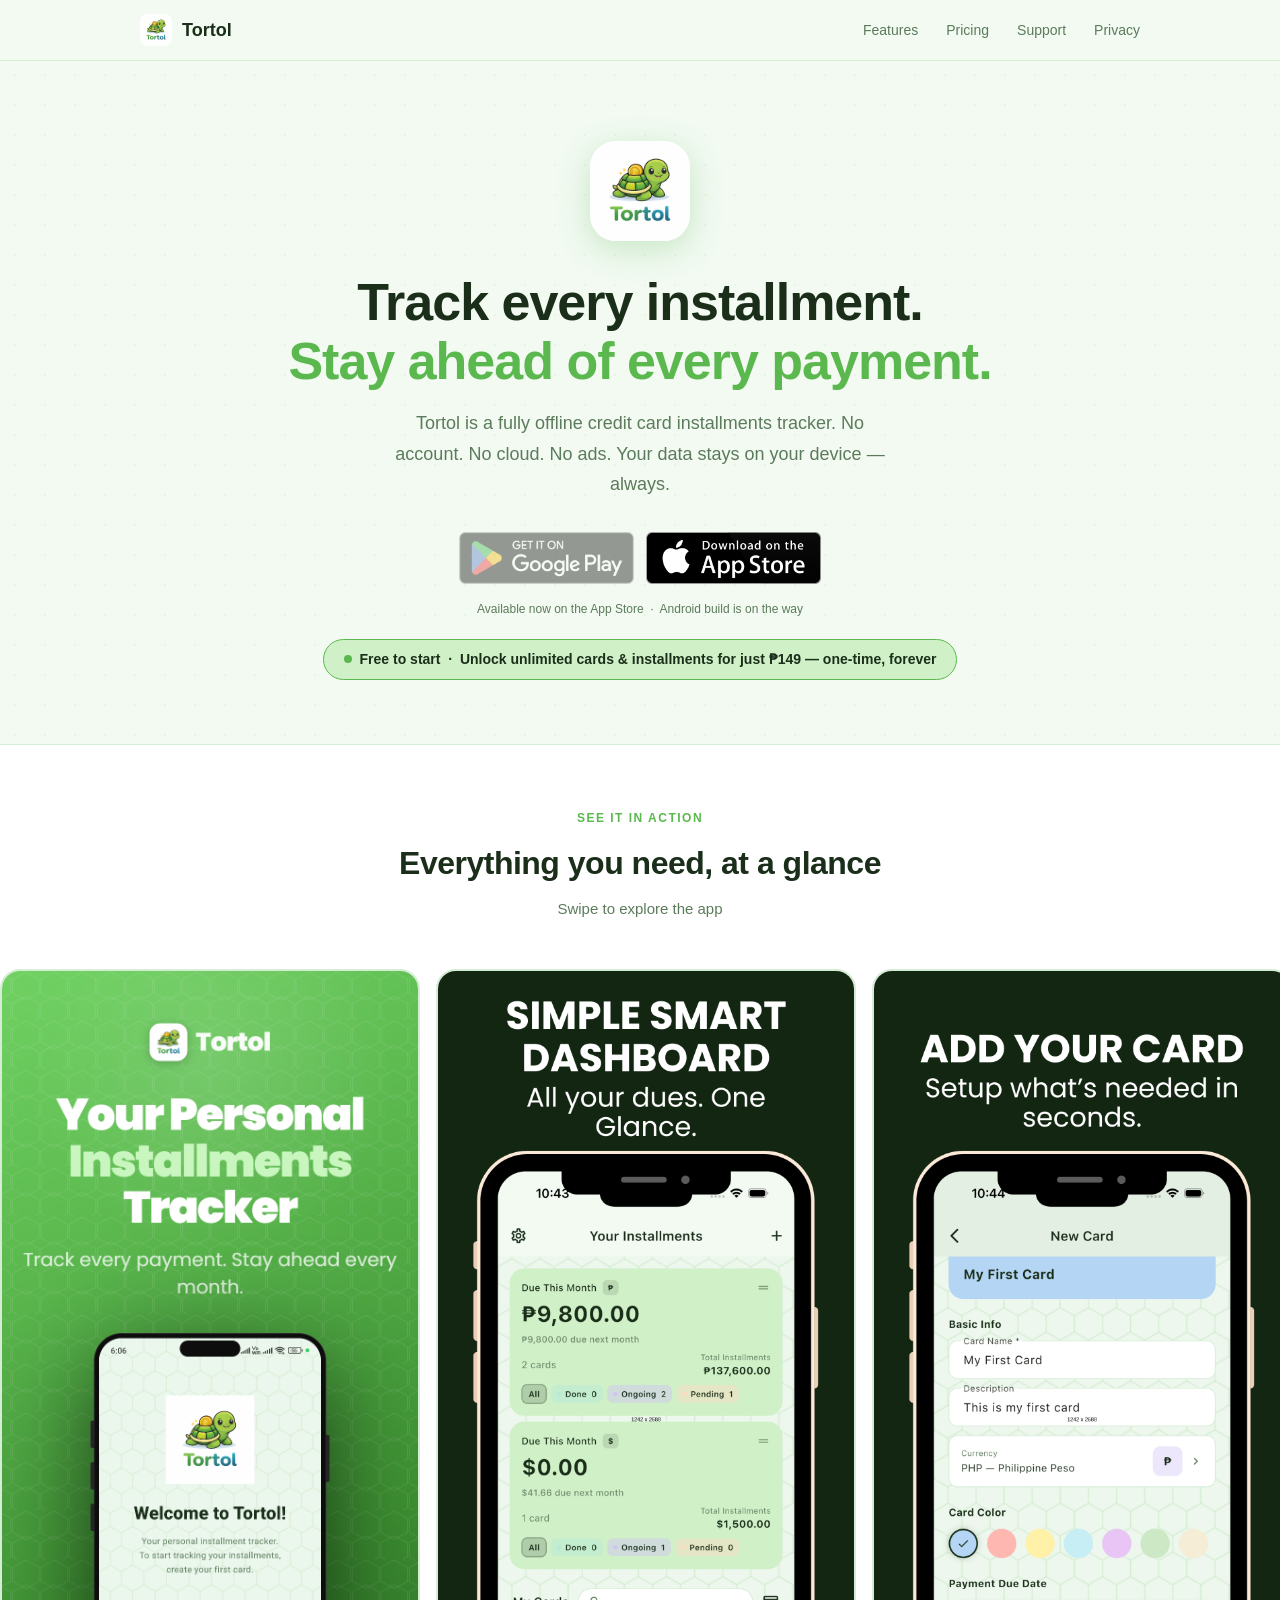
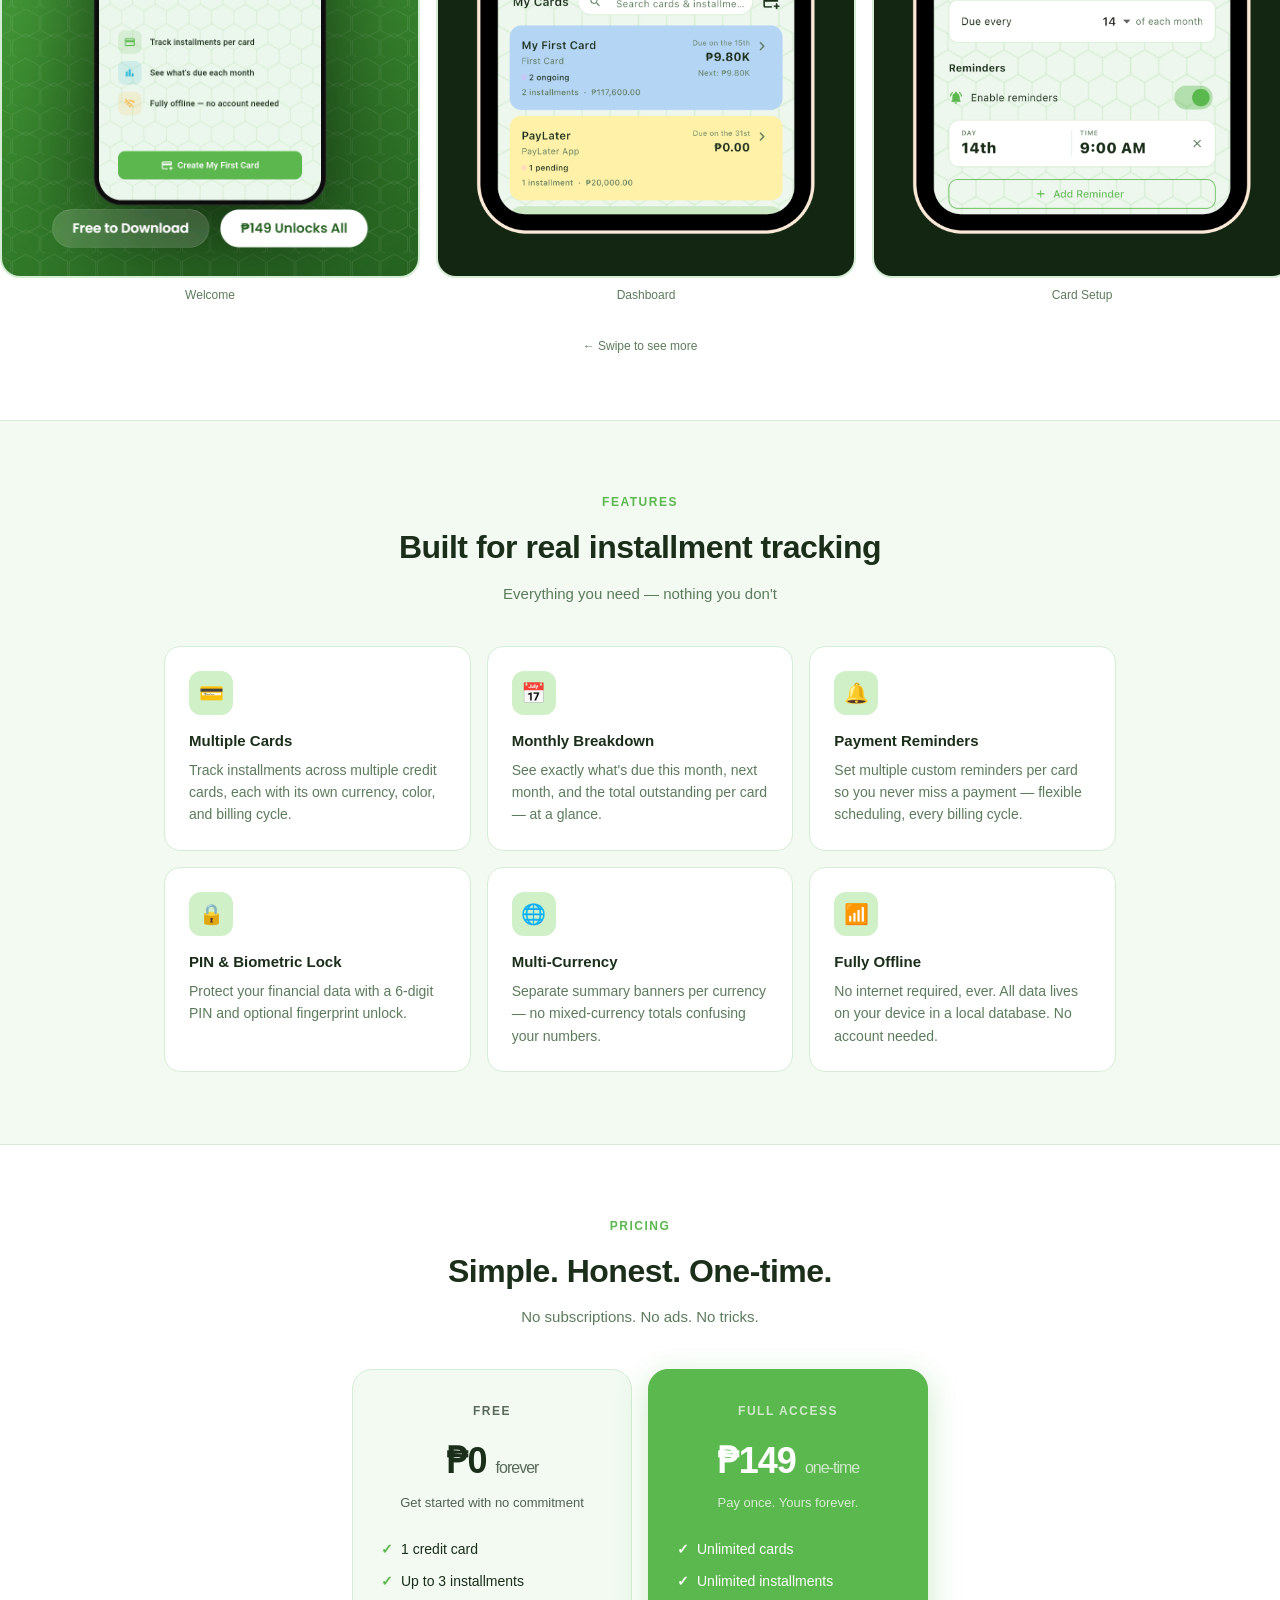
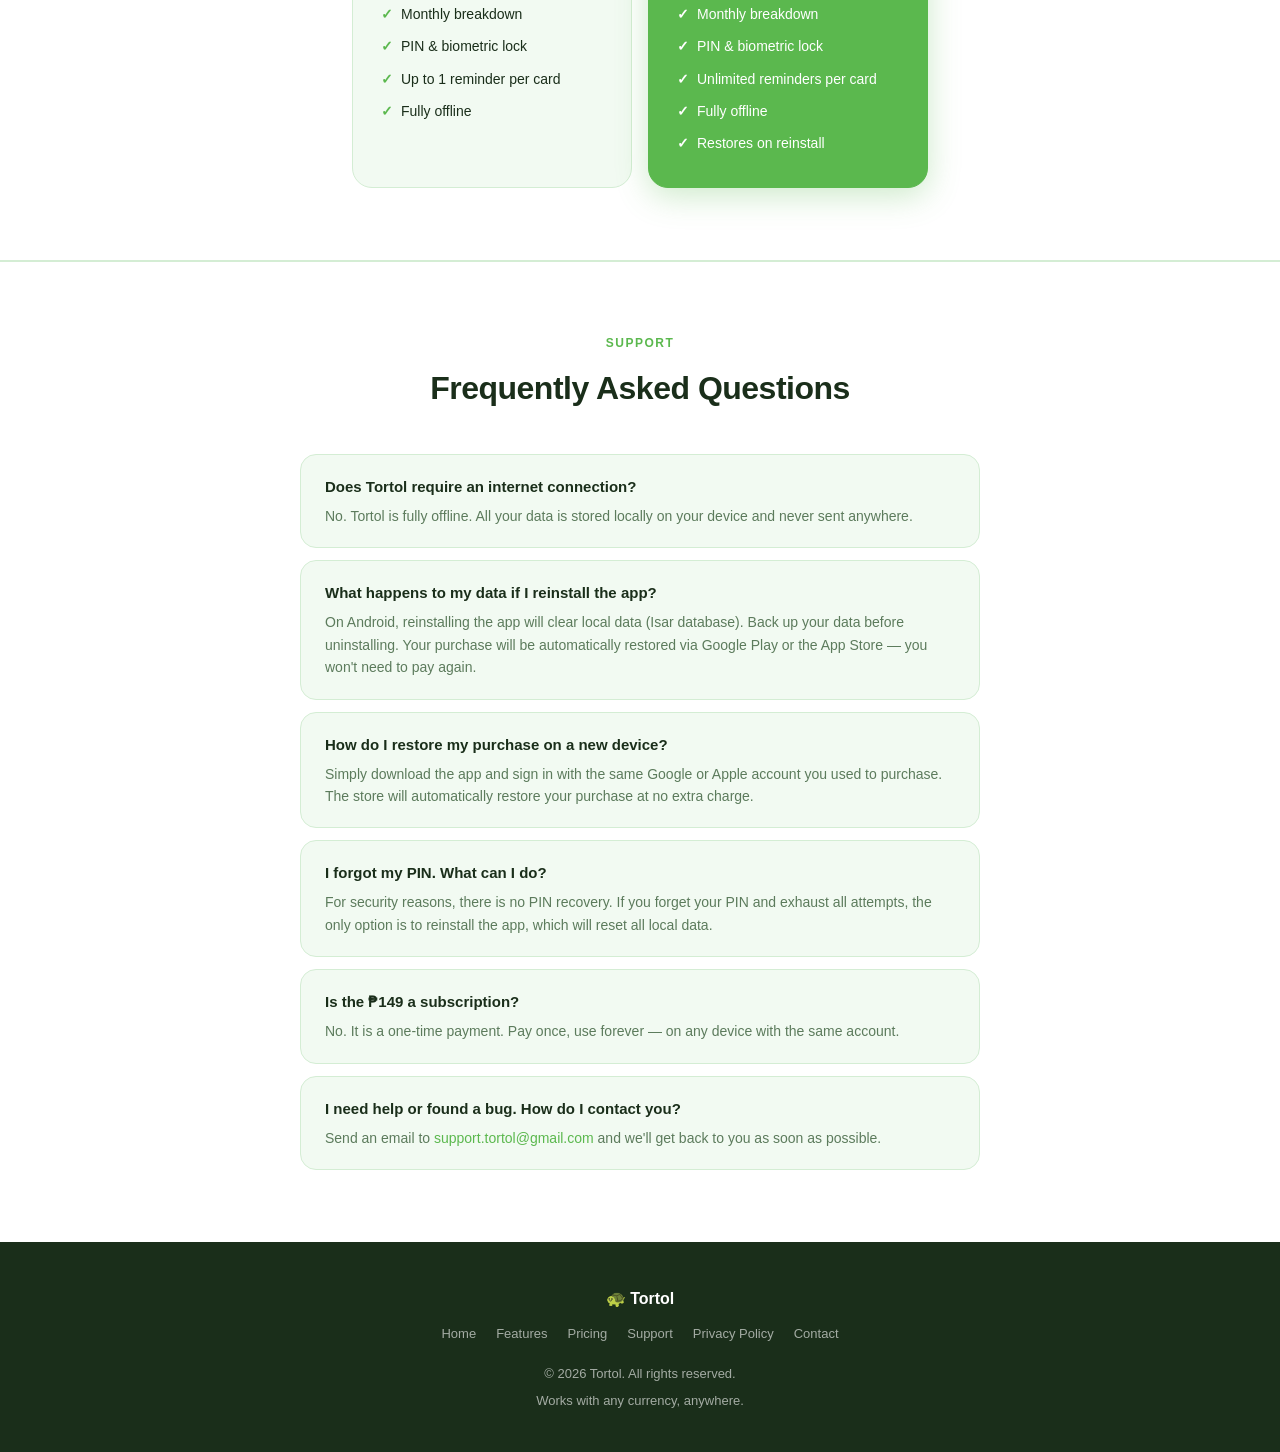
<file: index.html>
<!DOCTYPE html>
<html lang="en">
<head>
  <meta charset="UTF-8" />
  <meta name="viewport" content="width=device-width, initial-scale=1.0" />
  <meta name="description" content="Tortol — A fully offline installments tracker for your credit cards. No account, no cloud, no ads." />
  <title>Tortol — Installments Tracker</title>
  <link rel="stylesheet" href="css/style.css" />
  <link rel="icon" href="images/icon.png" type="image/png" />
</head>
<body class="hex-bg">

  <!-- ── Nav ────────────────────────────────────────────────────────────── -->
  <nav>
    <div class="nav-inner">
      <a class="nav-brand" href="index.html">
        <img src="images/icon.png" alt="Tortol" onerror="this.style.display='none'" />
        Tortol
      </a>
      <ul class="nav-links">
        <li><a href="#features">Features</a></li>
        <li><a href="#pricing">Pricing</a></li>
        <li><a href="#support">Support</a></li>
        <li><a href="privacy-policy.html">Privacy</a></li>
      </ul>
    </div>
  </nav>

  <!-- ── Hero ───────────────────────────────────────────────────────────── -->
  <section class="hero">
    <img class="hero-icon" src="images/icon.png" alt="Tortol app icon"
         onerror="this.outerHTML='<div class=\'hero-icon-placeholder\'>🐢</div>'" />
    <h1>Track every installment.<br /><span>Stay ahead of every payment.</span></h1>
    <p class="lead">
      Tortol is a fully offline credit card installments tracker.
      No account. No cloud. No ads. Your data stays on your device — always.
    </p>

    <div class="badges">
      <a class="badge-img disabled" aria-label="Get it on Google Play">
        <img src="images/google-play-store.png" alt="Get it on Google Play" />
      </a>
      <a class="badge-img" href="https://apps.apple.com/ph/app/tortol-installments-tracker/id6761039201" aria-label="Download on the App Store">
        <img src="images/apple-store.png" alt="Download on the App Store" />
      </a>
    </div>
    <p class="badge-note">Available now on the App Store &nbsp;·&nbsp; Android build is on the way</p>

    <div class="pricing-pill">
      <span class="dot"></span>
      Free to start &nbsp;·&nbsp; Unlock unlimited cards &amp; installments for just ₱149 — one-time, forever
    </div>
  </section>

  <!-- ── Screenshots ────────────────────────────────────────────────────── -->
  <section class="screenshots-section">
    <div class="section-label">See it in action</div>
    <div class="section-title">Everything you need, at a glance</div>
    <p class="section-sub">Swipe to explore the app</p>

    <div class="screenshots-grid">

      <div class="screenshot-card">
        <img src="images/hero.png" alt="Tortol intro" />
        <p class="screenshot-caption">Welcome</p>
      </div>

      <div class="screenshot-card">
        <img src="images/1.png" alt="Dashboard" />
        <p class="screenshot-caption">Dashboard</p>
      </div>

      <div class="screenshot-card">
        <img src="images/2.png" alt="Card Setup" />
        <p class="screenshot-caption">Card Setup</p>
      </div>

      <div class="screenshot-card">
        <img src="images/3.png" alt="Installments" />
        <p class="screenshot-caption">Installments</p>
      </div>

      <div class="screenshot-card">
        <img src="images/4.png" alt="Multi-Currency" />
        <p class="screenshot-caption">Multi-Currency</p>
      </div>

      <div class="screenshot-card">
        <img src="images/5.png" alt="Reminders" />
        <p class="screenshot-caption">Reminders</p>
      </div>

      <div class="screenshot-card">
        <img src="images/6.png" alt="Security" />
        <p class="screenshot-caption">Security</p>
      </div>

      <div class="screenshot-card">
        <img src="images/7.png" alt="Pricing" />
        <p class="screenshot-caption">Pricing</p>
      </div>

    </div>
    <p style="text-align:center;font-size:12px;color:var(--subtle);margin-top:8px;">
      ← Swipe to see more
    </p>
  </section>

  <!-- ── Features ───────────────────────────────────────────────────────── -->
  <section class="features-section" id="features">
    <div class="container">
      <div class="section-label">Features</div>
      <div class="section-title">Built for real installment tracking</div>
      <p class="section-sub">Everything you need — nothing you don't</p>

      <div class="features-grid">

        <div class="feature-card">
          <div class="feature-icon">💳</div>
          <h3>Multiple Cards</h3>
          <p>Track installments across multiple credit cards, each with its own currency, color, and billing cycle.</p>
        </div>

        <div class="feature-card">
          <div class="feature-icon">📅</div>
          <h3>Monthly Breakdown</h3>
          <p>See exactly what's due this month, next month, and the total outstanding per card — at a glance.</p>
        </div>

        <div class="feature-card">
          <div class="feature-icon">🔔</div>
          <h3>Payment Reminders</h3>
          <p>Set multiple custom reminders per card so you never miss a payment — flexible scheduling, every billing cycle.</p>
        </div>

        <div class="feature-card">
          <div class="feature-icon">🔒</div>
          <h3>PIN &amp; Biometric Lock</h3>
          <p>Protect your financial data with a 6-digit PIN and optional fingerprint unlock.</p>
        </div>

        <div class="feature-card">
          <div class="feature-icon">🌐</div>
          <h3>Multi-Currency</h3>
          <p>Separate summary banners per currency — no mixed-currency totals confusing your numbers.</p>
        </div>

        <div class="feature-card">
          <div class="feature-icon">📶</div>
          <h3>Fully Offline</h3>
          <p>No internet required, ever. All data lives on your device in a local database. No account needed.</p>
        </div>

      </div>
    </div>
  </section>

  <!-- ── Pricing ─────────────────────────────────────────────────────────── -->
  <section class="pricing-section" id="pricing">
    <div class="container">
      <div class="section-label">Pricing</div>
      <div class="section-title">Simple. Honest. One-time.</div>
      <p class="section-sub">No subscriptions. No ads. No tricks.</p>

      <div class="pricing-cards">

        <div class="pricing-card">
          <p class="plan-name">Free</p>
          <p class="plan-price">₱0 <span>forever</span></p>
          <p class="plan-desc">Get started with no commitment</p>
          <ul>
            <li>1 credit card</li>
            <li>Up to 3 installments</li>
            <li>Monthly breakdown</li>
            <li>PIN &amp; biometric lock</li>
            <li>Up to 1 reminder per card</li>
            <li>Fully offline</li>
          </ul>
        </div>

        <div class="pricing-card highlighted">
          <p class="plan-name">Full Access</p>
          <p class="plan-price">₱149 <span>one-time</span></p>
          <p class="plan-desc">Pay once. Yours forever.</p>
          <ul>
            <li>Unlimited cards</li>
            <li>Unlimited installments</li>
            <li>Monthly breakdown</li>
            <li>PIN &amp; biometric lock</li>
            <li>Unlimited reminders per card</li>
            <li>Fully offline</li>
            <li>Restores on reinstall</li>
          </ul>
        </div>

      </div>
    </div>
  </section>

  <!-- ── Support / FAQ ───────────────────────────────────────────────────── -->
  <section class="support-section" id="support">
    <div class="container">
      <div class="section-label">Support</div>
      <div class="section-title">Frequently Asked Questions</div>

      <div class="faq-list">

        <div class="faq-item">
          <h4>Does Tortol require an internet connection?</h4>
          <p>No. Tortol is fully offline. All your data is stored locally on your device and never sent anywhere.</p>
        </div>

        <div class="faq-item">
          <h4>What happens to my data if I reinstall the app?</h4>
          <p>On Android, reinstalling the app will clear local data (Isar database). Back up your data before uninstalling. Your purchase will be automatically restored via Google Play or the App Store — you won't need to pay again.</p>
        </div>

        <div class="faq-item">
          <h4>How do I restore my purchase on a new device?</h4>
          <p>Simply download the app and sign in with the same Google or Apple account you used to purchase. The store will automatically restore your purchase at no extra charge.</p>
        </div>

        <div class="faq-item">
          <h4>I forgot my PIN. What can I do?</h4>
          <p>For security reasons, there is no PIN recovery. If you forget your PIN and exhaust all attempts, the only option is to reinstall the app, which will reset all local data.</p>
        </div>

        <div class="faq-item">
          <h4>Is the ₱149 a subscription?</h4>
          <p>No. It is a one-time payment. Pay once, use forever — on any device with the same account.</p>
        </div>

        <div class="faq-item">
          <h4>I need help or found a bug. How do I contact you?</h4>
          <p>Send an email to <a href="mailto:support.tortol@gmail.com">support.tortol@gmail.com</a> and we'll get back to you as soon as possible.</p>
        </div>

      </div>
    </div>
  </section>

  <!-- ── Footer ──────────────────────────────────────────────────────────── -->
  <footer>
    <p class="footer-brand">🐢 Tortol</p>
    <div class="footer-links">
      <a href="index.html">Home</a>
      <a href="#features">Features</a>
      <a href="#pricing">Pricing</a>
      <a href="#support">Support</a>
      <a href="privacy-policy.html">Privacy Policy</a>
      <a href="mailto:support.tortol@gmail.com">Contact</a>
    </div>
    <p>© 2026 Tortol. All rights reserved.</p>
    <p style="margin-top:6px;">Works with any currency, anywhere.</p>
  </footer>

  <script>
    const grid = document.querySelector('.screenshots-grid');
    let isDown = false, startX, scrollLeft;

    grid.addEventListener('mousedown', e => {
      isDown = true;
      grid.classList.add('dragging');
      startX = e.pageX - grid.offsetLeft;
      scrollLeft = grid.scrollLeft;
    });
    grid.addEventListener('mouseleave', () => { isDown = false; grid.classList.remove('dragging'); });
    grid.addEventListener('mouseup', e => {
      if (!isDown) return;
      isDown = false;
      grid.classList.remove('dragging');
      const x = e.pageX - grid.offsetLeft;
      const delta = startX - x;
      const cardWidth = grid.querySelector('.screenshot-card').offsetWidth + 16;
      const targetIndex = Math.round((scrollLeft + delta) / cardWidth);
      grid.scrollTo({ left: targetIndex * cardWidth, behavior: 'smooth' });
    });
    grid.addEventListener('mousemove', e => {
      if (!isDown) return;
      e.preventDefault();
      const x = e.pageX - grid.offsetLeft;
      grid.scrollLeft = scrollLeft - (x - startX);
    });
  </script>
</body>
</html>
</file>
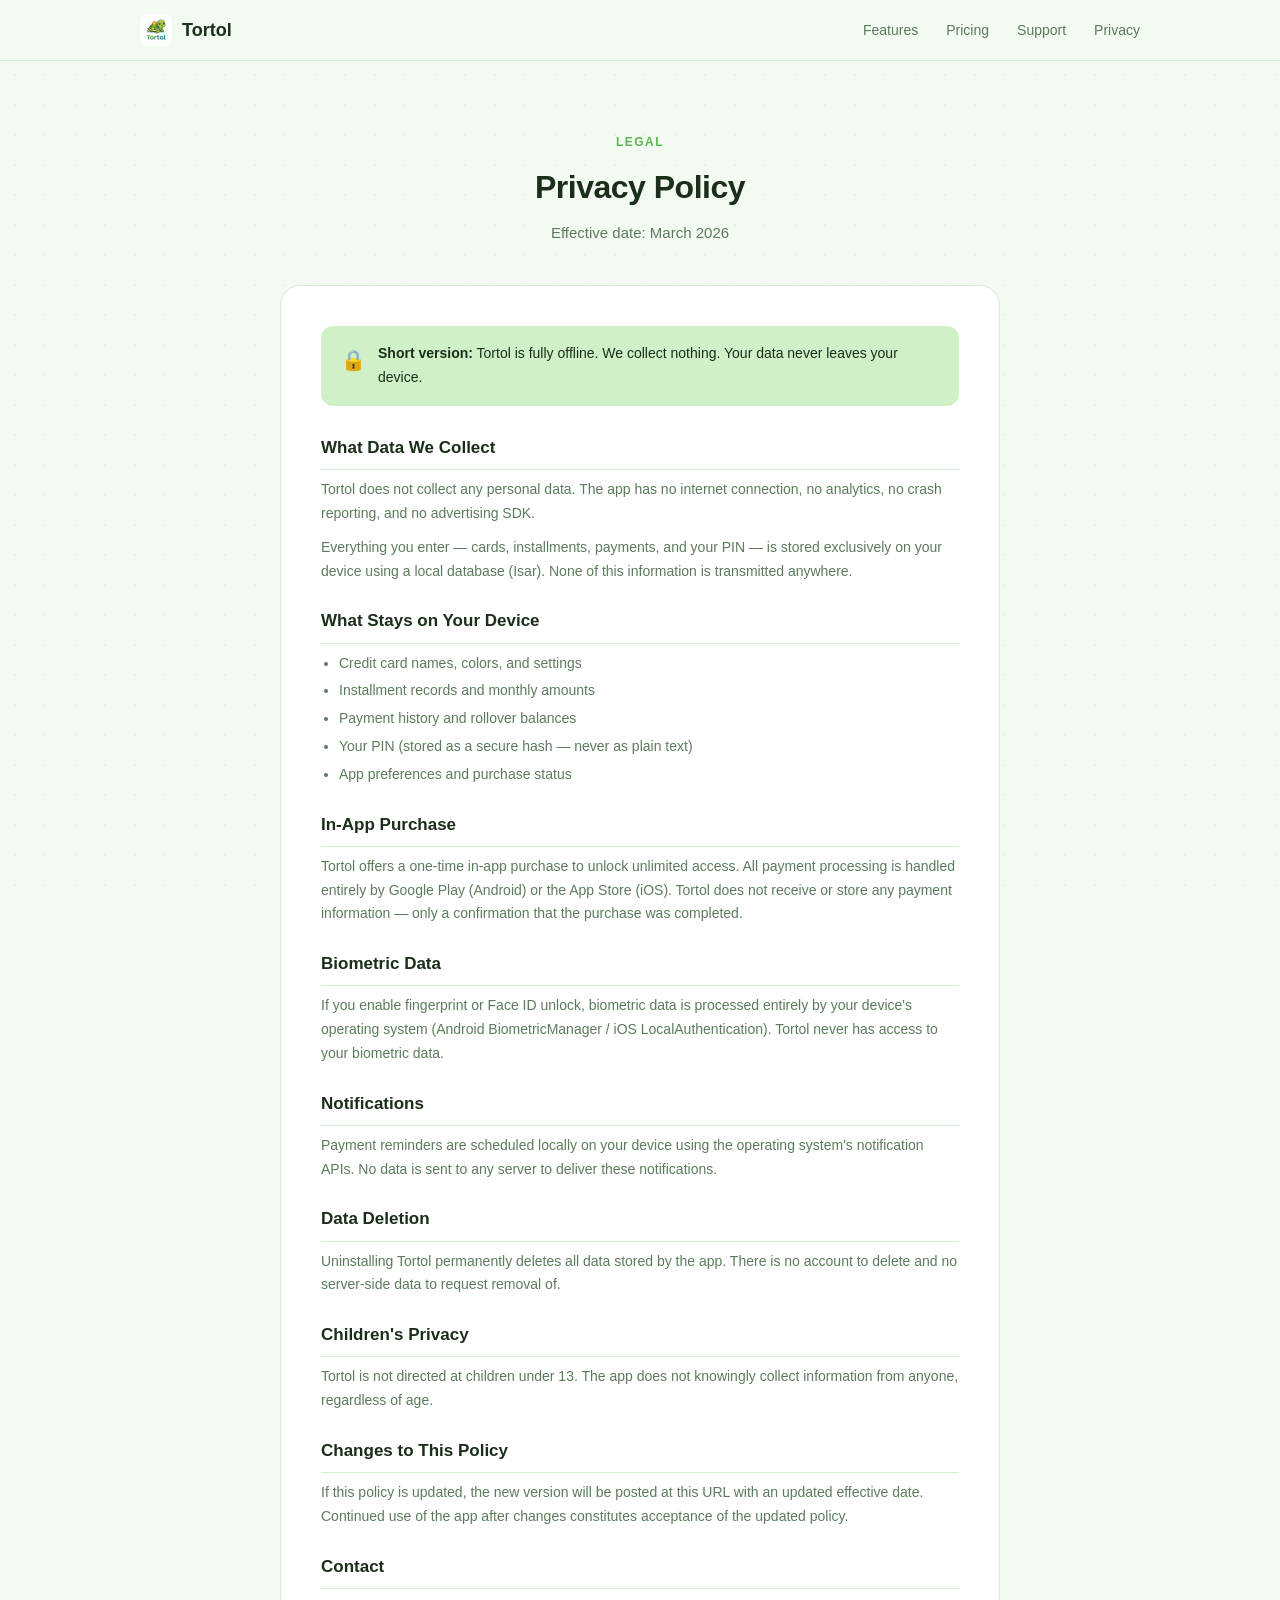
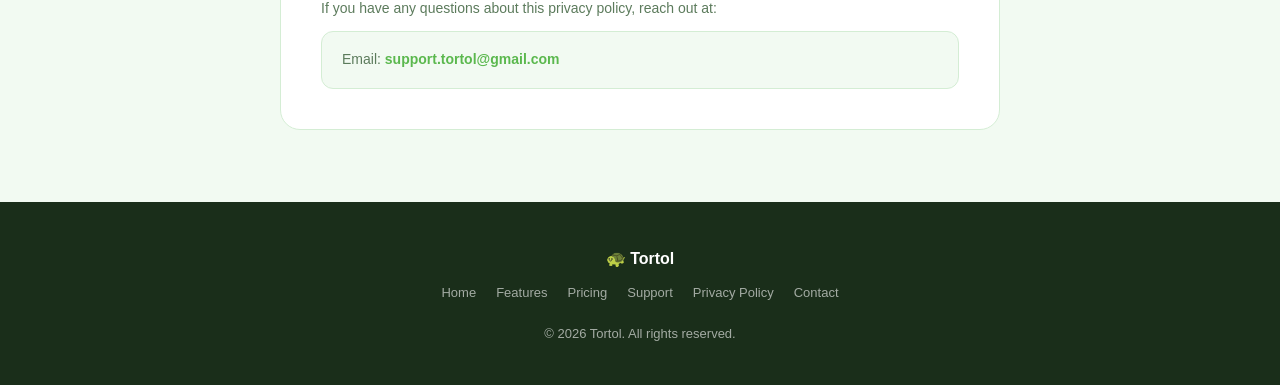
<file: privacy-policy.html>
<!DOCTYPE html>
<html lang="en">
<head>
  <meta charset="UTF-8" />
  <meta name="viewport" content="width=device-width, initial-scale=1.0" />
  <meta name="description" content="Tortol Privacy Policy — Your data never leaves your device." />
  <title>Privacy Policy — Tortol</title>
  <link rel="stylesheet" href="css/style.css" />
  <link rel="icon" href="images/icon.png" type="image/png" />
</head>
<body class="hex-bg">

  <!-- ── Nav ────────────────────────────────────────────────────────────── -->
  <nav>
    <div class="nav-inner">
      <a class="nav-brand" href="index.html">
        <img src="images/icon.png" alt="Tortol" onerror="this.style.display='none'" />
        Tortol
      </a>
      <ul class="nav-links">
        <li><a href="index.html#features">Features</a></li>
        <li><a href="index.html#pricing">Pricing</a></li>
        <li><a href="index.html#support">Support</a></li>
        <li><a href="privacy-policy.html">Privacy</a></li>
      </ul>
    </div>
  </nav>

  <!-- ── Privacy Policy ─────────────────────────────────────────────────── -->
  <section class="privacy-section">
    <div class="container">
      <div class="section-label">Legal</div>
      <div class="section-title">Privacy Policy</div>
      <p class="section-sub">Effective date: March 2026</p>

      <div class="privacy-card">

        <div class="privacy-note">
          <span class="pn-icon">🔒</span>
          <p><strong>Short version:</strong> Tortol is fully offline. We collect nothing. Your data never leaves your device.</p>
        </div>

        <h3>What Data We Collect</h3>
        <p>
          Tortol does not collect any personal data. The app has no internet
          connection, no analytics, no crash reporting, and no advertising SDK.
        </p>
        <p>
          Everything you enter — cards, installments, payments, and your PIN —
          is stored exclusively on your device using a local database (Isar).
          None of this information is transmitted anywhere.
        </p>

        <h3>What Stays on Your Device</h3>
        <ul>
          <li>Credit card names, colors, and settings</li>
          <li>Installment records and monthly amounts</li>
          <li>Payment history and rollover balances</li>
          <li>Your PIN (stored as a secure hash — never as plain text)</li>
          <li>App preferences and purchase status</li>
        </ul>

        <h3>In-App Purchase</h3>
        <p>
          Tortol offers a one-time in-app purchase to unlock unlimited access.
          All payment processing is handled entirely by Google Play (Android)
          or the App Store (iOS). Tortol does not receive or store any payment
          information — only a confirmation that the purchase was completed.
        </p>

        <h3>Biometric Data</h3>
        <p>
          If you enable fingerprint or Face ID unlock, biometric data is processed
          entirely by your device's operating system (Android BiometricManager /
          iOS LocalAuthentication). Tortol never has access to your biometric data.
        </p>

        <h3>Notifications</h3>
        <p>
          Payment reminders are scheduled locally on your device using the
          operating system's notification APIs. No data is sent to any server
          to deliver these notifications.
        </p>

        <h3>Data Deletion</h3>
        <p>
          Uninstalling Tortol permanently deletes all data stored by the app.
          There is no account to delete and no server-side data to request
          removal of.
        </p>

        <h3>Children's Privacy</h3>
        <p>
          Tortol is not directed at children under 13. The app does not knowingly
          collect information from anyone, regardless of age.
        </p>

        <h3>Changes to This Policy</h3>
        <p>
          If this policy is updated, the new version will be posted at this URL
          with an updated effective date. Continued use of the app after changes
          constitutes acceptance of the updated policy.
        </p>

        <h3>Contact</h3>
        <p>If you have any questions about this privacy policy, reach out at:</p>
        <div class="contact" style="background:var(--bg);border:1.5px solid var(--divider);border-radius:12px;padding:16px 20px;margin-top:8px;">
          <p style="margin:0;font-size:14px;color:var(--subtle);">
            Email: <a href="mailto:support.tortol@gmail.com" style="color:var(--green);font-weight:600;">support.tortol@gmail.com</a>
          </p>
        </div>

      </div>
    </div>
  </section>

  <!-- ── Footer ──────────────────────────────────────────────────────────── -->
  <footer>
    <p class="footer-brand">🐢 Tortol</p>
    <div class="footer-links">
      <a href="index.html">Home</a>
      <a href="index.html#features">Features</a>
      <a href="index.html#pricing">Pricing</a>
      <a href="index.html#support">Support</a>
      <a href="privacy-policy.html">Privacy Policy</a>
      <a href="mailto:support.tortol@gmail.com">Contact</a>
    </div>
    <p>© 2026 Tortol. All rights reserved.</p>
  </footer>

</body>
</html>
</file>
<file: css/style.css>
/* ── Reset & Base ─────────────────────────────────────────────────────────── */
*, *::before, *::after { box-sizing: border-box; margin: 0; padding: 0; }

:root {
  --green:      #5BB84E;
  --green-dark: #3E8C35;
  --teal:       #29B5D2;
  --gold:       #F5B840;
  --bg:         #F2FAF2;
  --surface:    #ffffff;
  --text:       #1A2E1A;
  --subtle:     #5C7B5C;
  --divider:    #D4EDD4;
  --banner:     #D0F0C8;
  --radius:     16px;
  --shadow:     0 4px 24px rgba(26,46,26,.08);
}

html { scroll-behavior: smooth; }

body {
  font-family: -apple-system, BlinkMacSystemFont, 'Segoe UI', Roboto, sans-serif;
  background: var(--bg);
  color: var(--text);
  line-height: 1.6;
  overflow-x: hidden;
}

a { color: var(--green); text-decoration: none; }
a:hover { text-decoration: underline; }

/* ── Hex dot background ───────────────────────────────────────────────────── */
.hex-bg::before {
  content: '';
  position: fixed;
  inset: 0;
  background-image: radial-gradient(circle, #5BB84E14 1.5px, transparent 1.5px);
  background-size: 30px 30px;
  pointer-events: none;
  z-index: 0;
}

/* ── Nav ──────────────────────────────────────────────────────────────────── */
nav {
  position: sticky;
  top: 0;
  z-index: 100;
  background: rgba(242,250,242,.92);
  backdrop-filter: blur(12px);
  border-bottom: 1px solid var(--divider);
  padding: 0 24px;
}

.nav-inner {
  max-width: 1000px;
  margin: 0 auto;
  display: flex;
  align-items: center;
  justify-content: space-between;
  height: 60px;
}

.nav-brand {
  display: flex;
  align-items: center;
  gap: 10px;
  font-weight: 800;
  font-size: 18px;
  color: var(--text);
  text-decoration: none;
}

.nav-brand img {
  width: 32px;
  height: 32px;
  border-radius: 8px;
  object-fit: cover;
}

.nav-links {
  display: flex;
  gap: 28px;
  list-style: none;
}

.nav-links a {
  font-size: 14px;
  font-weight: 500;
  color: var(--subtle);
  text-decoration: none;
  transition: color .2s;
}

.nav-links a:hover { color: var(--green); }

/* ── Sections ─────────────────────────────────────────────────────────────── */
section { position: relative; z-index: 1; }

.container {
  max-width: 1000px;
  margin: 0 auto;
  padding: 0 24px;
}

/* ── Hero ─────────────────────────────────────────────────────────────────── */
.hero {
  padding: 80px 24px 64px;
  text-align: center;
}

.hero-icon {
  width: 100px;
  height: 100px;
  border-radius: 26px;
  object-fit: cover;
  box-shadow: 0 8px 32px rgba(91,184,78,.28);
  margin-bottom: 24px;
}

.hero-icon-placeholder {
  width: 100px;
  height: 100px;
  border-radius: 26px;
  background: var(--green);
  display: inline-flex;
  align-items: center;
  justify-content: center;
  font-size: 48px;
  margin-bottom: 24px;
  box-shadow: 0 8px 32px rgba(91,184,78,.28);
}

.hero h1 {
  font-size: clamp(32px, 6vw, 52px);
  font-weight: 800;
  color: var(--text);
  letter-spacing: -1px;
  line-height: 1.15;
  margin-bottom: 16px;
}

.hero h1 span { color: var(--green); }

.hero p.lead {
  font-size: clamp(15px, 2vw, 18px);
  color: var(--subtle);
  max-width: 520px;
  margin: 0 auto 32px;
  line-height: 1.7;
}

/* ── Download badges ──────────────────────────────────────────────────────── */
.badges {
  display: flex;
  gap: 12px;
  justify-content: center;
  flex-wrap: wrap;
  margin-bottom: 16px;
}

.badge {
  display: inline-flex;
  align-items: center;
  justify-content: center;
  gap: 10px;
  background: var(--text);
  color: #fff;
  padding: 10px 20px;
  border-radius: 12px;
  font-size: 14px;
  font-weight: 600;
  text-decoration: none;
  transition: opacity .2s, transform .15s;
  width: 230px;
  height: 48px;
  box-sizing: border-box;
}

.badge:hover { opacity: .85; transform: translateY(-1px); text-decoration: none; }
.badge svg, .badge img { flex-shrink: 0; width: 20px; height: 20px; object-fit: contain; }

.badge-img { display: inline-block; transition: opacity .2s, transform .15s; }
.badge-img:hover { opacity: .85; transform: translateY(-1px); }
.badge-img.disabled { opacity: .4; pointer-events: none; cursor: default; }
.badge-img img { height: 52px; width: auto; display: block; }

.badge-note {
  font-size: 12px;
  color: var(--subtle);
  margin-top: 4px;
}

/* ── Pricing pill ─────────────────────────────────────────────────────────── */
.pricing-pill {
  display: inline-flex;
  align-items: center;
  gap: 8px;
  background: var(--banner);
  border: 1.5px solid var(--green);
  border-radius: 999px;
  padding: 8px 20px;
  font-size: 14px;
  font-weight: 600;
  color: var(--text);
  margin-top: 20px;
}

.pricing-pill .dot {
  width: 8px; height: 8px;
  border-radius: 50%;
  background: var(--green);
  flex-shrink: 0;
}

/* ── Screenshots ──────────────────────────────────────────────────────────── */
.screenshots-section {
  padding: 64px 0;
  background: var(--surface);
  border-top: 1px solid var(--divider);
  border-bottom: 1px solid var(--divider);
  text-align: center;
  overflow: hidden;
}

.section-label {
  text-align: center;
  font-size: 12px;
  font-weight: 700;
  letter-spacing: 1.5px;
  text-transform: uppercase;
  color: var(--green);
  margin-bottom: 10px;
}

.section-title {
  text-align: center;
  font-size: clamp(22px, 4vw, 32px);
  font-weight: 800;
  color: var(--text);
  margin-bottom: 8px;
  letter-spacing: -.5px;
}

.section-sub {
  text-align: center;
  font-size: 15px;
  color: var(--subtle);
  margin-bottom: 40px;
}

.screenshots-grid {
  display: flex;
  gap: 16px;
  overflow-x: auto;
  max-width: 1340px;
  margin: 0 auto;
  padding: 8px 24px 24px;
  scroll-snap-type: x mandatory;
  scroll-snap-stop: always;
  scroll-behavior: smooth;
  -webkit-overflow-scrolling: touch;
  scrollbar-width: none;
  cursor: grab;
  user-select: none;
}

.screenshots-grid.dragging { cursor: grabbing; }

.screenshots-grid::-webkit-scrollbar { display: none; }

.screenshot-card {
  flex: 0 0 420px;
  scroll-snap-align: start;
}

.screenshot-placeholder {
  width: 200px;
  height: 356px;
  border-radius: 20px;
  background: linear-gradient(160deg, var(--banner) 0%, #c8eac0 100%);
  border: 2px solid var(--divider);
  display: flex;
  flex-direction: column;
  align-items: center;
  justify-content: center;
  gap: 10px;
  color: var(--subtle);
  font-size: 13px;
  font-weight: 500;
  text-align: center;
  padding: 16px;
}

.screenshot-placeholder .ph-icon {
  font-size: 32px;
  opacity: .5;
}

.screenshot-card img {
  width: 420px;
  height: 909px;
  border-radius: 20px;
  object-fit: cover;
  border: 2px solid var(--divider);
  display: block;
  pointer-events: none;
}

.screenshot-caption {
  text-align: center;
  font-size: 12px;
  color: var(--subtle);
  margin-top: 8px;
}

/* ── Features ─────────────────────────────────────────────────────────────── */
.features-section { padding: 72px 0; }

.features-grid {
  display: grid;
  grid-template-columns: repeat(auto-fit, minmax(280px, 1fr));
  gap: 16px;
  margin-top: 40px;
}

.feature-card {
  background: var(--surface);
  border: 1.5px solid var(--divider);
  border-radius: var(--radius);
  padding: 24px;
  transition: box-shadow .2s, border-color .2s;
}

.feature-card:hover {
  box-shadow: var(--shadow);
  border-color: var(--green);
}

.feature-icon {
  width: 44px;
  height: 44px;
  border-radius: 12px;
  background: var(--banner);
  display: flex;
  align-items: center;
  justify-content: center;
  font-size: 20px;
  margin-bottom: 14px;
}

.feature-card h3 {
  font-size: 15px;
  font-weight: 700;
  color: var(--text);
  margin-bottom: 6px;
}

.feature-card p {
  font-size: 14px;
  color: var(--subtle);
  line-height: 1.6;
}

/* ── Pricing section ──────────────────────────────────────────────────────── */
.pricing-section {
  padding: 72px 0;
  background: var(--surface);
  border-top: 1px solid var(--divider);
  border-bottom: 1px solid var(--divider);
}

.pricing-cards {
  display: flex;
  gap: 16px;
  justify-content: center;
  flex-wrap: wrap;
  margin-top: 40px;
}

.pricing-card {
  background: var(--bg);
  border: 1.5px solid var(--divider);
  border-radius: 20px;
  padding: 32px 28px;
  width: 280px;
  text-align: center;
}

.pricing-card.highlighted {
  background: var(--green);
  border-color: var(--green);
  color: #fff;
  box-shadow: 0 8px 32px rgba(91,184,78,.3);
}

.pricing-card .plan-name {
  font-size: 12px;
  font-weight: 700;
  letter-spacing: 1.5px;
  text-transform: uppercase;
  opacity: .7;
  margin-bottom: 10px;
}

.pricing-card .plan-price {
  font-size: 36px;
  font-weight: 800;
  letter-spacing: -1px;
  margin-bottom: 4px;
}

.pricing-card .plan-price span {
  font-size: 16px;
  font-weight: 500;
  opacity: .7;
}

.pricing-card .plan-desc {
  font-size: 13px;
  opacity: .75;
  margin-bottom: 24px;
}

.pricing-card ul {
  list-style: none;
  text-align: left;
  display: flex;
  flex-direction: column;
  gap: 10px;
}

.pricing-card ul li {
  font-size: 14px;
  display: flex;
  gap: 8px;
  align-items: flex-start;
}

.pricing-card ul li::before {
  content: '✓';
  color: var(--green);
  font-weight: 700;
  flex-shrink: 0;
}

.pricing-card.highlighted ul li::before { color: #fff; }

/* ── Privacy section ──────────────────────────────────────────────────────── */
.privacy-section { padding: 72px 0; }

.privacy-card {
  background: var(--surface);
  border: 1.5px solid var(--divider);
  border-radius: 20px;
  padding: 40px;
  max-width: 720px;
  margin: 40px auto 0;
}

.privacy-card h3 {
  font-size: 17px;
  font-weight: 700;
  color: var(--text);
  margin: 24px 0 8px;
  padding-bottom: 8px;
  border-bottom: 1.5px solid var(--divider);
}

.privacy-card h3:first-child { margin-top: 0; }

.privacy-card p {
  font-size: 14px;
  color: var(--subtle);
  line-height: 1.7;
  margin-bottom: 10px;
}

.privacy-card ul {
  margin: 8px 0 12px 18px;
}

.privacy-card ul li {
  font-size: 14px;
  color: var(--subtle);
  line-height: 1.7;
  margin-bottom: 4px;
}

.privacy-note {
  display: flex;
  gap: 12px;
  background: var(--banner);
  border-radius: 12px;
  padding: 16px 20px;
  margin-bottom: 28px;
  align-items: flex-start;
}

.privacy-note .pn-icon { font-size: 20px; flex-shrink: 0; margin-top: 2px; }
.privacy-note p { margin: 0; color: var(--text); font-size: 14px; font-weight: 500; }

/* ── Support section ──────────────────────────────────────────────────────── */
.support-section {
  padding: 72px 0;
  background: var(--surface);
  border-top: 1px solid var(--divider);
}

.faq-list {
  max-width: 680px;
  margin: 40px auto 0;
  display: flex;
  flex-direction: column;
  gap: 12px;
}

.faq-item {
  background: var(--bg);
  border: 1.5px solid var(--divider);
  border-radius: var(--radius);
  padding: 20px 24px;
}

.faq-item h4 {
  font-size: 15px;
  font-weight: 700;
  color: var(--text);
  margin-bottom: 6px;
}

.faq-item p {
  font-size: 14px;
  color: var(--subtle);
  line-height: 1.6;
}

/* ── Footer ───────────────────────────────────────────────────────────────── */
footer {
  background: var(--text);
  color: rgba(255,255,255,.6);
  padding: 40px 24px;
  text-align: center;
  font-size: 13px;
}

footer .footer-brand {
  font-size: 16px;
  font-weight: 700;
  color: #fff;
  margin-bottom: 12px;
}

footer .footer-links {
  display: flex;
  gap: 20px;
  justify-content: center;
  flex-wrap: wrap;
  margin-bottom: 20px;
}

footer .footer-links a {
  color: rgba(255,255,255,.6);
  text-decoration: none;
  font-size: 13px;
}

footer .footer-links a:hover { color: #fff; text-decoration: none; }

footer p { margin-top: 4px; }

/* ── Responsive ───────────────────────────────────────────────────────────── */
@media (max-width: 600px) {
  .nav-links { display: none; }
  .hero { padding: 48px 24px 40px; }
  .privacy-card { padding: 24px 20px; }
  .pricing-card { width: 100%; max-width: 320px; }
}
</file>
